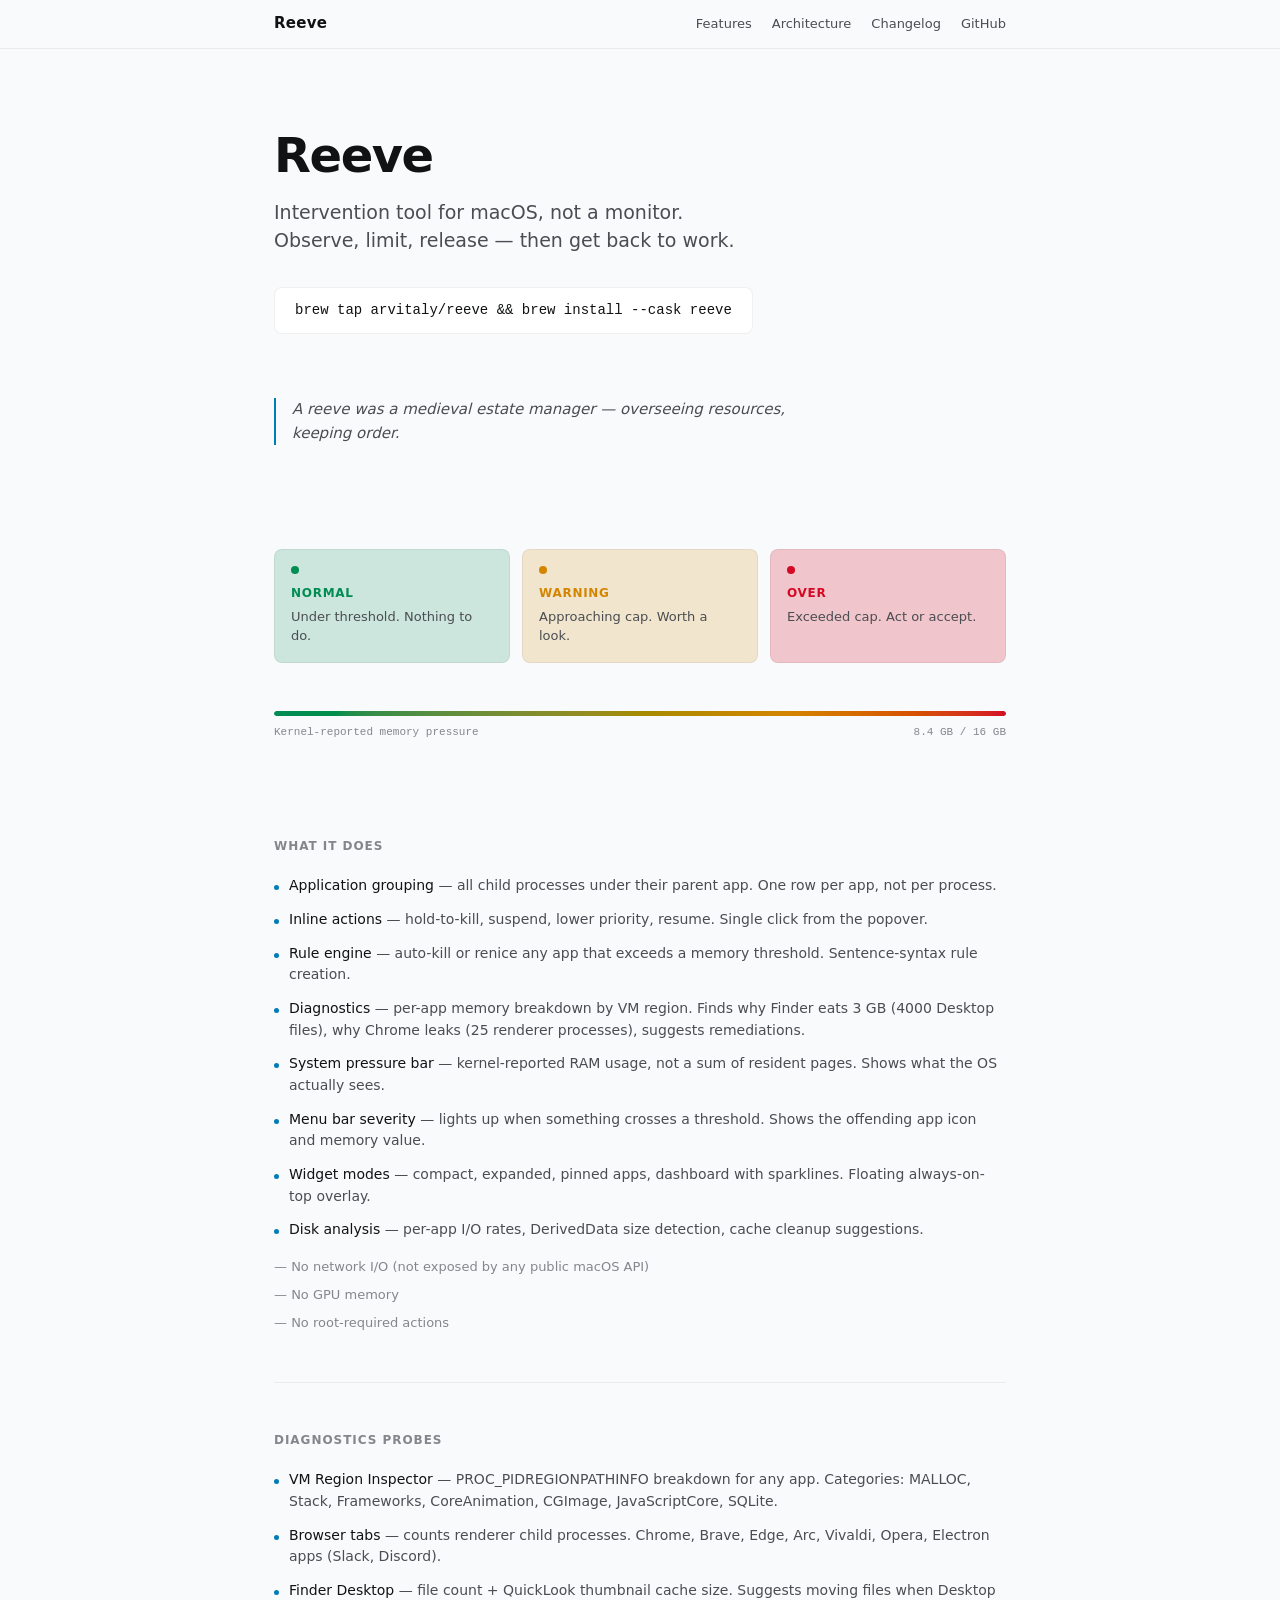
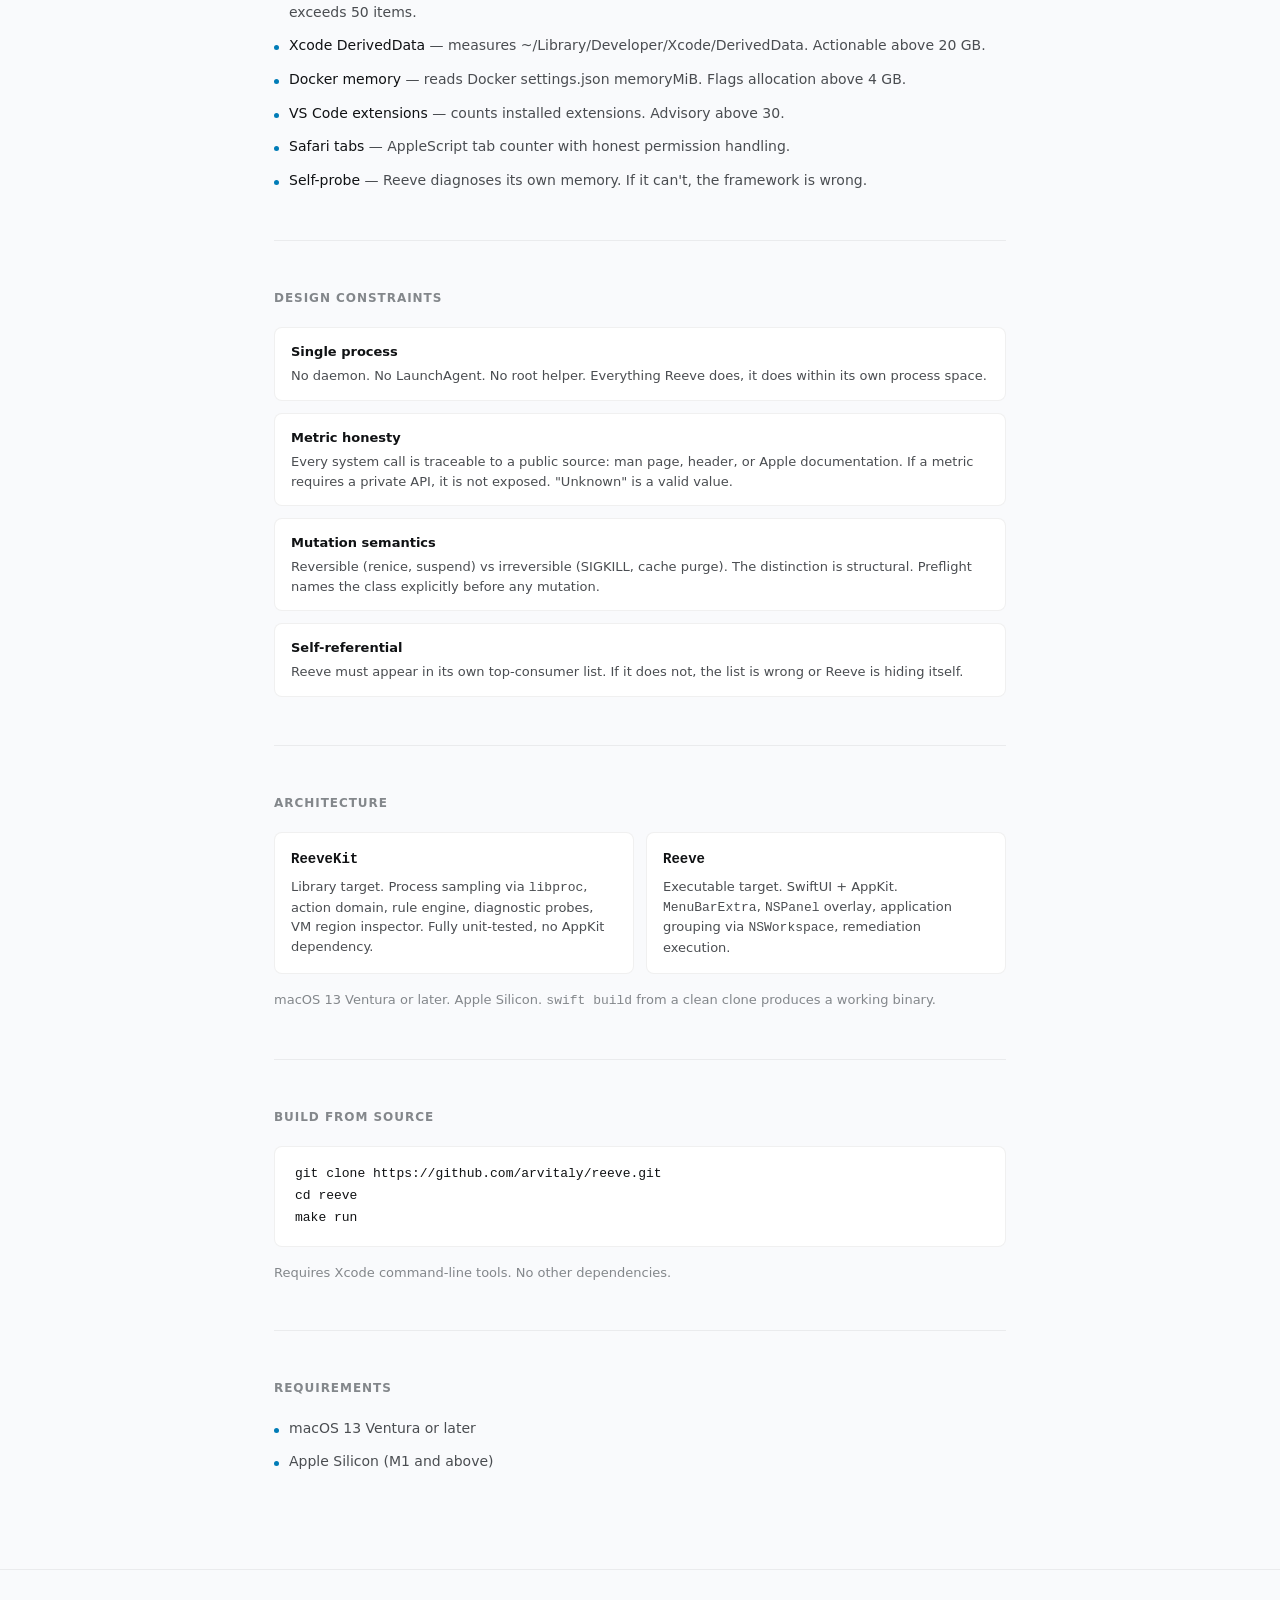
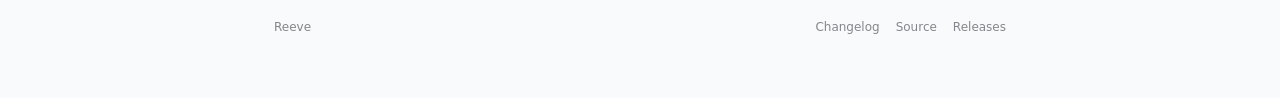
<file: docs/index.html>
<!DOCTYPE html>
<html lang="en">
<head>
  <meta charset="utf-8">
  <meta name="viewport" content="width=device-width, initial-scale=1">
  <title>Reeve — intervention tool for macOS</title>
  <meta name="description" content="Observe, limit, release. Reeve is a macOS resource manager that helps you act on memory hogs, not just watch them.">
  <link rel="stylesheet" href="styles.css">
</head>
<body>

<nav>
  <div class="container">
    <a class="logo" href="/">Reeve</a>
    <div class="links">
      <a href="#features">Features</a>
      <a href="#architecture">Architecture</a>
      <a href="changelog.html">Changelog</a>
      <a href="https://github.com/arvitaly/reeve">GitHub</a>
    </div>
  </div>
</nav>

<main class="container">

  <!-- Hero -->
  <section class="hero">
    <h1>Reeve</h1>
    <p class="tagline">
      Intervention tool for macOS, not a monitor.
      Observe, limit, release &mdash; then get back to work.
    </p>
    <div class="install-block">
      <span>brew tap arvitaly/reeve &amp;&amp; brew install --cask reeve</span>
    </div>
  </section>

  <!-- Etymology -->
  <section class="etymology">
    <blockquote>
      A reeve was a medieval estate manager &mdash; overseeing resources, keeping order.
    </blockquote>
  </section>

  <!-- Severity ramp -->
  <section>
    <div class="severity-ramp">
      <div class="severity-pip pip-ok">
        <div class="dot"></div>
        <div class="label">Normal</div>
        <div class="desc">Under threshold. Nothing to do.</div>
      </div>
      <div class="severity-pip pip-warn">
        <div class="dot"></div>
        <div class="label">Warning</div>
        <div class="desc">Approaching cap. Worth a look.</div>
      </div>
      <div class="severity-pip pip-over">
        <div class="dot"></div>
        <div class="label">Over</div>
        <div class="desc">Exceeded cap. Act or accept.</div>
      </div>
    </div>
  </section>

  <!-- Pressure bar -->
  <section class="pressure-demo">
    <div class="pressure-bar">
      <div class="pressure-fill"></div>
    </div>
    <div class="pressure-labels">
      <span>Kernel-reported memory pressure</span>
      <span>8.4 GB / 16 GB</span>
    </div>
  </section>

  <!-- Features -->
  <section id="features" class="panel">
    <h2>What it does</h2>
    <div class="features">
      <div class="feature">
        <div class="bullet"></div>
        <p><strong>Application grouping</strong> &mdash; all child processes under their parent app. One row per app, not per process.</p>
      </div>
      <div class="feature">
        <div class="bullet"></div>
        <p><strong>Inline actions</strong> &mdash; hold-to-kill, suspend, lower priority, resume. Single click from the popover.</p>
      </div>
      <div class="feature">
        <div class="bullet"></div>
        <p><strong>Rule engine</strong> &mdash; auto-kill or renice any app that exceeds a memory threshold. Sentence-syntax rule creation.</p>
      </div>
      <div class="feature">
        <div class="bullet"></div>
        <p><strong>Diagnostics</strong> &mdash; per-app memory breakdown by VM region. Finds why Finder eats 3 GB (4000 Desktop files), why Chrome leaks (25 renderer processes), suggests remediations.</p>
      </div>
      <div class="feature">
        <div class="bullet"></div>
        <p><strong>System pressure bar</strong> &mdash; kernel-reported RAM usage, not a sum of resident pages. Shows what the OS actually sees.</p>
      </div>
      <div class="feature">
        <div class="bullet"></div>
        <p><strong>Menu bar severity</strong> &mdash; lights up when something crosses a threshold. Shows the offending app icon and memory value.</p>
      </div>
      <div class="feature">
        <div class="bullet"></div>
        <p><strong>Widget modes</strong> &mdash; compact, expanded, pinned apps, dashboard with sparklines. Floating always-on-top overlay.</p>
      </div>
      <div class="feature">
        <div class="bullet"></div>
        <p><strong>Disk analysis</strong> &mdash; per-app I/O rates, DerivedData size detection, cache cleanup suggestions.</p>
      </div>
    </div>

    <div class="absent">
      <div class="item">No network I/O (not exposed by any public macOS API)</div>
      <div class="item">No GPU memory</div>
      <div class="item">No root-required actions</div>
    </div>
  </section>

  <!-- Diagnostics -->
  <section class="panel">
    <h2>Diagnostics probes</h2>
    <div class="features">
      <div class="feature">
        <div class="bullet"></div>
        <p><strong>VM Region Inspector</strong> &mdash; PROC_PIDREGIONPATHINFO breakdown for any app. Categories: MALLOC, Stack, Frameworks, CoreAnimation, CGImage, JavaScriptCore, SQLite.</p>
      </div>
      <div class="feature">
        <div class="bullet"></div>
        <p><strong>Browser tabs</strong> &mdash; counts renderer child processes. Chrome, Brave, Edge, Arc, Vivaldi, Opera, Electron apps (Slack, Discord).</p>
      </div>
      <div class="feature">
        <div class="bullet"></div>
        <p><strong>Finder Desktop</strong> &mdash; file count + QuickLook thumbnail cache size. Suggests moving files when Desktop exceeds 50 items.</p>
      </div>
      <div class="feature">
        <div class="bullet"></div>
        <p><strong>Xcode DerivedData</strong> &mdash; measures ~/Library/Developer/Xcode/DerivedData. Actionable above 20 GB.</p>
      </div>
      <div class="feature">
        <div class="bullet"></div>
        <p><strong>Docker memory</strong> &mdash; reads Docker settings.json memoryMiB. Flags allocation above 4 GB.</p>
      </div>
      <div class="feature">
        <div class="bullet"></div>
        <p><strong>VS Code extensions</strong> &mdash; counts installed extensions. Advisory above 30.</p>
      </div>
      <div class="feature">
        <div class="bullet"></div>
        <p><strong>Safari tabs</strong> &mdash; AppleScript tab counter with honest permission handling.</p>
      </div>
      <div class="feature">
        <div class="bullet"></div>
        <p><strong>Self-probe</strong> &mdash; Reeve diagnoses its own memory. If it can't, the framework is wrong.</p>
      </div>
    </div>
  </section>

  <!-- Constraints -->
  <section class="panel">
    <h2>Design constraints</h2>
    <div class="constraints">
      <div class="constraint">
        <div class="title">Single process</div>
        <div class="body">No daemon. No LaunchAgent. No root helper. Everything Reeve does, it does within its own process space.</div>
      </div>
      <div class="constraint">
        <div class="title">Metric honesty</div>
        <div class="body">Every system call is traceable to a public source: man page, header, or Apple documentation. If a metric requires a private API, it is not exposed. "Unknown" is a valid value.</div>
      </div>
      <div class="constraint">
        <div class="title">Mutation semantics</div>
        <div class="body">Reversible (renice, suspend) vs irreversible (SIGKILL, cache purge). The distinction is structural. Preflight names the class explicitly before any mutation.</div>
      </div>
      <div class="constraint">
        <div class="title">Self-referential</div>
        <div class="body">Reeve must appear in its own top-consumer list. If it does not, the list is wrong or Reeve is hiding itself.</div>
      </div>
    </div>
  </section>

  <!-- Architecture -->
  <section id="architecture" class="panel">
    <h2>Architecture</h2>
    <div class="arch-targets">
      <div class="arch-card">
        <h3>ReeveKit</h3>
        <p>Library target. Process sampling via <code>libproc</code>, action domain, rule engine, diagnostic probes, VM region inspector. Fully unit-tested, no AppKit dependency.</p>
      </div>
      <div class="arch-card">
        <h3>Reeve</h3>
        <p>Executable target. SwiftUI + AppKit. <code>MenuBarExtra</code>, <code>NSPanel</code> overlay, application grouping via <code>NSWorkspace</code>, remediation execution.</p>
      </div>
    </div>
    <p class="arch-note">
      macOS 13 Ventura or later. Apple Silicon.
      <code>swift build</code> from a clean clone produces a working binary.
    </p>
  </section>

  <!-- Build from source -->
  <section class="panel">
    <h2>Build from source</h2>
    <div class="source-block">
      <pre>git clone https://github.com/arvitaly/reeve.git
cd reeve
make run</pre>
    </div>
    <p class="arch-note">Requires Xcode command-line tools. No other dependencies.</p>
  </section>

  <!-- Requirements -->
  <section class="panel">
    <h2>Requirements</h2>
    <div class="features">
      <div class="feature">
        <div class="bullet"></div>
        <p>macOS 13 Ventura or later</p>
      </div>
      <div class="feature">
        <div class="bullet"></div>
        <p>Apple Silicon (M1 and above)</p>
      </div>
    </div>
  </section>

</main>

<footer>
  <div class="container">
    <span class="copy">Reeve</span>
    <div class="foot-links">
      <a href="changelog.html">Changelog</a>
      <a href="https://github.com/arvitaly/reeve">Source</a>
      <a href="https://github.com/arvitaly/reeve/releases">Releases</a>
    </div>
  </div>
</footer>

</body>
</html>
</file>
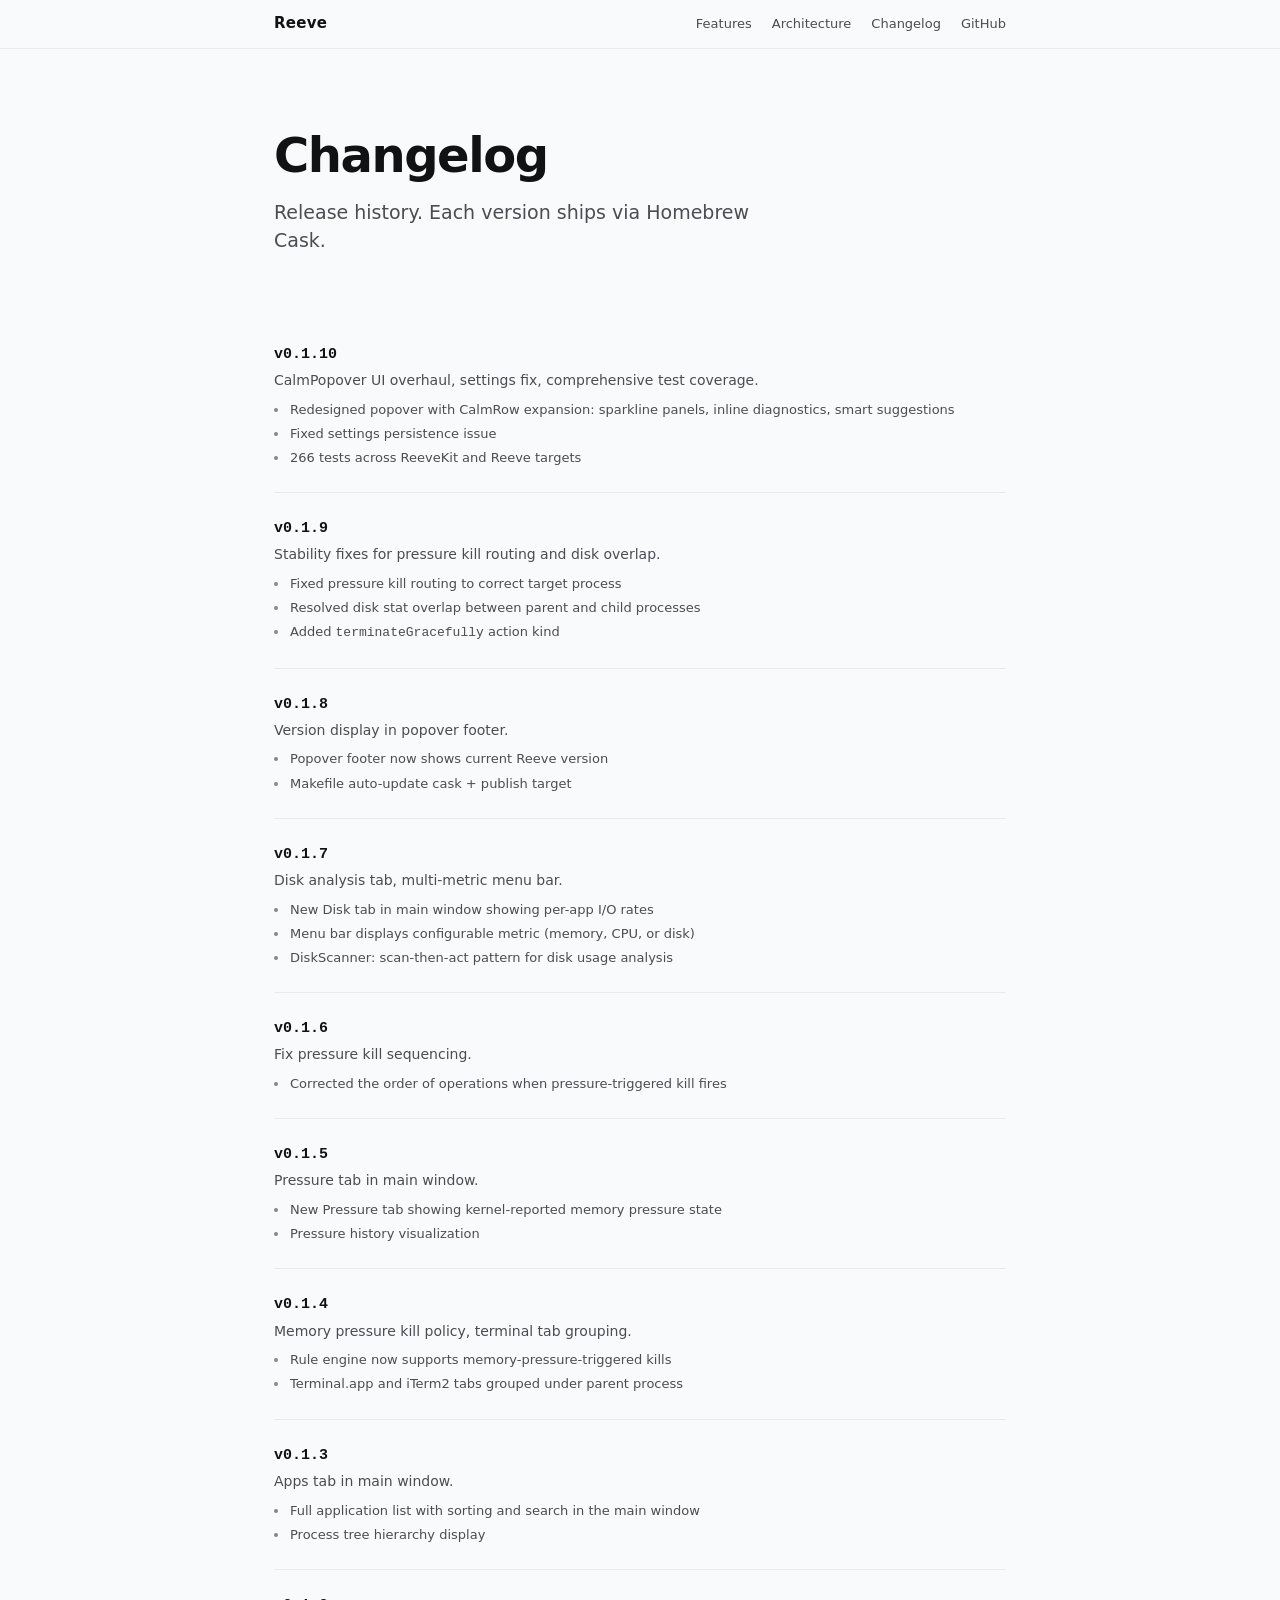
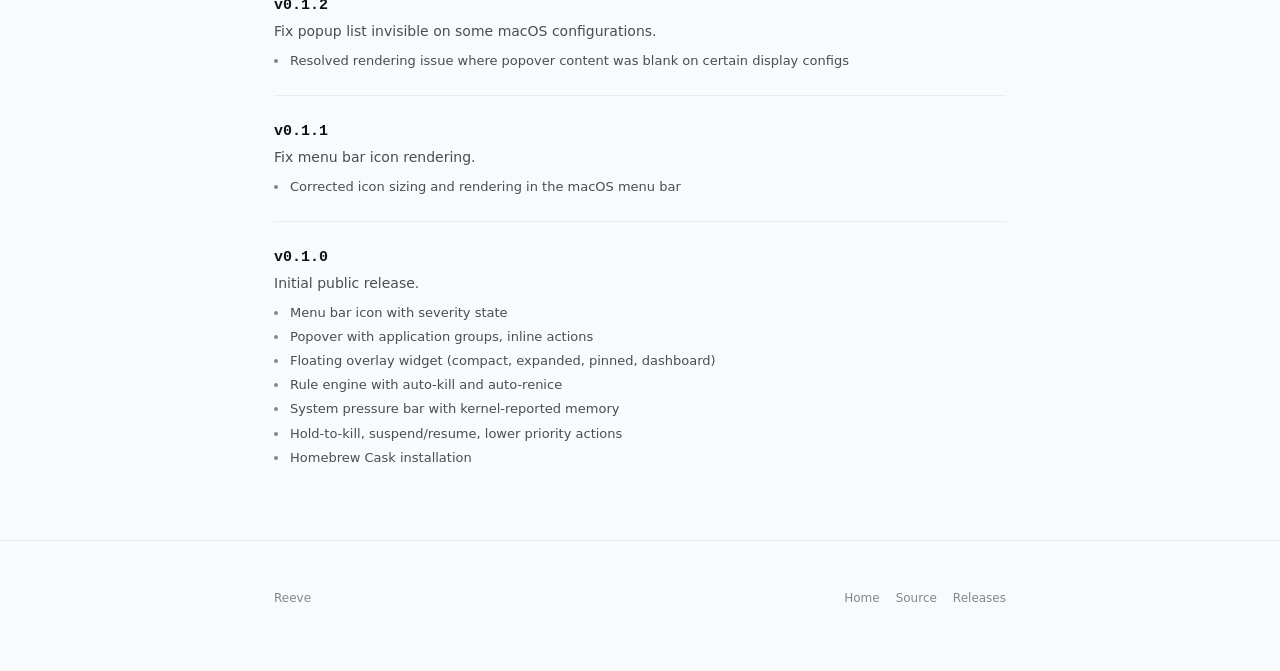
<file: docs/changelog.html>
<!DOCTYPE html>
<html lang="en">
<head>
  <meta charset="utf-8">
  <meta name="viewport" content="width=device-width, initial-scale=1">
  <title>Changelog — Reeve</title>
  <meta name="description" content="Release history for Reeve, macOS intervention tool.">
  <link rel="stylesheet" href="styles.css">
</head>
<body>

<nav>
  <div class="container">
    <a class="logo" href="index.html">Reeve</a>
    <div class="links">
      <a href="index.html#features">Features</a>
      <a href="index.html#architecture">Architecture</a>
      <a href="changelog.html">Changelog</a>
      <a href="https://github.com/arvitaly/reeve">GitHub</a>
    </div>
  </div>
</nav>

<main class="container">

  <section class="hero" style="padding-bottom: 32px;">
    <h1>Changelog</h1>
    <p class="tagline">Release history. Each version ships via Homebrew Cask.</p>
  </section>

  <section>

    <div class="changelog-entry">
      <div class="version">v0.1.10</div>
      <div class="summary">CalmPopover UI overhaul, settings fix, comprehensive test coverage.</div>
      <ul class="details">
        <li>Redesigned popover with CalmRow expansion: sparkline panels, inline diagnostics, smart suggestions</li>
        <li>Fixed settings persistence issue</li>
        <li>266 tests across ReeveKit and Reeve targets</li>
      </ul>
    </div>

    <div class="changelog-entry">
      <div class="version">v0.1.9</div>
      <div class="summary">Stability fixes for pressure kill routing and disk overlap.</div>
      <ul class="details">
        <li>Fixed pressure kill routing to correct target process</li>
        <li>Resolved disk stat overlap between parent and child processes</li>
        <li>Added <code>terminateGracefully</code> action kind</li>
      </ul>
    </div>

    <div class="changelog-entry">
      <div class="version">v0.1.8</div>
      <div class="summary">Version display in popover footer.</div>
      <ul class="details">
        <li>Popover footer now shows current Reeve version</li>
        <li>Makefile auto-update cask + publish target</li>
      </ul>
    </div>

    <div class="changelog-entry">
      <div class="version">v0.1.7</div>
      <div class="summary">Disk analysis tab, multi-metric menu bar.</div>
      <ul class="details">
        <li>New Disk tab in main window showing per-app I/O rates</li>
        <li>Menu bar displays configurable metric (memory, CPU, or disk)</li>
        <li>DiskScanner: scan-then-act pattern for disk usage analysis</li>
      </ul>
    </div>

    <div class="changelog-entry">
      <div class="version">v0.1.6</div>
      <div class="summary">Fix pressure kill sequencing.</div>
      <ul class="details">
        <li>Corrected the order of operations when pressure-triggered kill fires</li>
      </ul>
    </div>

    <div class="changelog-entry">
      <div class="version">v0.1.5</div>
      <div class="summary">Pressure tab in main window.</div>
      <ul class="details">
        <li>New Pressure tab showing kernel-reported memory pressure state</li>
        <li>Pressure history visualization</li>
      </ul>
    </div>

    <div class="changelog-entry">
      <div class="version">v0.1.4</div>
      <div class="summary">Memory pressure kill policy, terminal tab grouping.</div>
      <ul class="details">
        <li>Rule engine now supports memory-pressure-triggered kills</li>
        <li>Terminal.app and iTerm2 tabs grouped under parent process</li>
      </ul>
    </div>

    <div class="changelog-entry">
      <div class="version">v0.1.3</div>
      <div class="summary">Apps tab in main window.</div>
      <ul class="details">
        <li>Full application list with sorting and search in the main window</li>
        <li>Process tree hierarchy display</li>
      </ul>
    </div>

    <div class="changelog-entry">
      <div class="version">v0.1.2</div>
      <div class="summary">Fix popup list invisible on some macOS configurations.</div>
      <ul class="details">
        <li>Resolved rendering issue where popover content was blank on certain display configs</li>
      </ul>
    </div>

    <div class="changelog-entry">
      <div class="version">v0.1.1</div>
      <div class="summary">Fix menu bar icon rendering.</div>
      <ul class="details">
        <li>Corrected icon sizing and rendering in the macOS menu bar</li>
      </ul>
    </div>

    <div class="changelog-entry">
      <div class="version">v0.1.0</div>
      <div class="summary">Initial public release.</div>
      <ul class="details">
        <li>Menu bar icon with severity state</li>
        <li>Popover with application groups, inline actions</li>
        <li>Floating overlay widget (compact, expanded, pinned, dashboard)</li>
        <li>Rule engine with auto-kill and auto-renice</li>
        <li>System pressure bar with kernel-reported memory</li>
        <li>Hold-to-kill, suspend/resume, lower priority actions</li>
        <li>Homebrew Cask installation</li>
      </ul>
    </div>

  </section>

</main>

<footer>
  <div class="container">
    <span class="copy">Reeve</span>
    <div class="foot-links">
      <a href="index.html">Home</a>
      <a href="https://github.com/arvitaly/reeve">Source</a>
      <a href="https://github.com/arvitaly/reeve/releases">Releases</a>
    </div>
  </div>
</footer>

</body>
</html>
</file>
<file: docs/styles.css>
/* Reeve — design tokens from DesignSystem.swift, oklch native */

:root {
  --rv-accent:      oklch(0.74 0.13 230);
  --rv-accent-dim:  oklch(0.74 0.13 230 / 0.22);
  --rv-ok:          oklch(0.66 0.13 162);
  --rv-ok-glow:     oklch(0.66 0.13 162 / 0.22);
  --rv-warn:        oklch(0.78 0.15 75);
  --rv-warn-glow:   oklch(0.78 0.15 75 / 0.20);
  --rv-over:        oklch(0.66 0.21 25);
  --rv-over-glow:   oklch(0.66 0.21 25 / 0.28);
  --rv-bg:          oklch(0.205 0.008 255);
  --rv-bg-elev:     oklch(0.245 0.009 255);
  --rv-text:        oklch(0.96 0.005 250);
  --rv-text-dim:    oklch(0.74 0.008 250);
  --rv-text-faint:  oklch(0.54 0.008 250);
  --rv-hairline:    oklch(1 0 0 / 0.07);
  --rv-pill:        oklch(1 0 0 / 0.08);

  --rv-cat-browser:  oklch(0.74 0.13 230);
  --rv-cat-dev:      oklch(0.74 0.14 290);
  --rv-cat-comm:     oklch(0.78 0.14 340);
  --rv-cat-system:   oklch(0.66 0.02 250);

  --font-ui: system-ui, -apple-system, "SF Pro Text", "Helvetica Neue", sans-serif;
  --font-mono: ui-monospace, "SF Mono", "Menlo", "Consolas", monospace;
  --radius: 8px;
  --radius-sm: 5px;
}

@media (prefers-color-scheme: light) {
  :root {
    --rv-accent:      oklch(0.55 0.14 235);
    --rv-accent-dim:  oklch(0.55 0.14 235 / 0.16);
    --rv-ok:          oklch(0.55 0.16 162);
    --rv-ok-glow:     oklch(0.55 0.16 162 / 0.18);
    --rv-warn:        oklch(0.68 0.17 75);
    --rv-warn-glow:   oklch(0.68 0.17 75 / 0.18);
    --rv-over:        oklch(0.55 0.22 25);
    --rv-over-glow:   oklch(0.55 0.22 25 / 0.22);
    --rv-bg:          oklch(0.985 0.003 250);
    --rv-bg-elev:     oklch(1 0 0);
    --rv-text:        oklch(0.18 0.005 250);
    --rv-text-dim:    oklch(0.42 0.008 250);
    --rv-text-faint:  oklch(0.62 0.008 250);
    --rv-hairline:    oklch(0 0 0 / 0.06);
    --rv-pill:        oklch(0 0 0 / 0.05);

    --rv-cat-browser:  oklch(0.55 0.14 230);
    --rv-cat-dev:      oklch(0.52 0.16 290);
    --rv-cat-comm:     oklch(0.58 0.16 340);
    --rv-cat-system:   oklch(0.55 0.02 250);
  }
}

/* Reset + base */

*, *::before, *::after { box-sizing: border-box; margin: 0; padding: 0; }

html {
  scroll-behavior: smooth;
  color-scheme: dark light;
}

body {
  font-family: var(--font-ui);
  background: var(--rv-bg);
  color: var(--rv-text);
  line-height: 1.55;
  font-size: 15px;
  -webkit-font-smoothing: antialiased;
  -moz-osx-font-smoothing: grayscale;
}

a {
  color: var(--rv-accent);
  text-decoration: none;
  transition: opacity 0.15s;
}
a:hover { opacity: 0.8; }

code, pre {
  font-family: var(--font-mono);
  font-size: 13px;
}

/* Layout */

.container {
  max-width: 780px;
  margin: 0 auto;
  padding: 0 24px;
}

/* Nav */

nav {
  position: sticky;
  top: 0;
  z-index: 10;
  background: var(--rv-bg);
  border-bottom: 1px solid var(--rv-hairline);
  backdrop-filter: blur(12px);
  -webkit-backdrop-filter: blur(12px);
}

nav .container {
  display: flex;
  align-items: center;
  gap: 24px;
  height: 48px;
}

nav .logo {
  font-weight: 600;
  font-size: 15px;
  color: var(--rv-text);
  letter-spacing: 0.02em;
}

nav .links {
  display: flex;
  gap: 20px;
  margin-left: auto;
  font-size: 13px;
}

nav .links a { color: var(--rv-text-dim); }
nav .links a:hover { color: var(--rv-text); opacity: 1; }

/* Hero */

.hero {
  padding: 80px 0 64px;
}

.hero h1 {
  font-size: 48px;
  font-weight: 700;
  letter-spacing: -0.03em;
  line-height: 1.1;
  margin-bottom: 16px;
}

.hero .tagline {
  font-size: 19px;
  color: var(--rv-text-dim);
  max-width: 480px;
  line-height: 1.5;
  margin-bottom: 32px;
}

.hero .install-block {
  display: inline-flex;
  align-items: center;
  gap: 12px;
  background: var(--rv-bg-elev);
  border: 1px solid var(--rv-hairline);
  border-radius: var(--radius);
  padding: 12px 20px;
  font-family: var(--font-mono);
  font-size: 14px;
  color: var(--rv-text);
  cursor: default;
  user-select: all;
}

.hero .install-label {
  font-family: var(--font-ui);
  font-size: 12px;
  font-weight: 500;
  color: var(--rv-text-faint);
  text-transform: uppercase;
  letter-spacing: 0.06em;
}

/* Etymology */

.etymology {
  padding: 0 0 56px;
}

.etymology blockquote {
  font-size: 15px;
  font-style: italic;
  color: var(--rv-text-dim);
  border-left: 2px solid var(--rv-accent);
  padding-left: 16px;
  max-width: 520px;
}

/* Severity ramp */

.severity-ramp {
  display: flex;
  gap: 12px;
  padding: 48px 0;
}

.severity-pip {
  flex: 1;
  padding: 16px;
  border-radius: var(--radius);
  border: 1px solid var(--rv-hairline);
}

.severity-pip .dot {
  width: 8px;
  height: 8px;
  border-radius: 50%;
  margin-bottom: 10px;
}

.severity-pip .label {
  font-size: 12px;
  font-weight: 600;
  text-transform: uppercase;
  letter-spacing: 0.06em;
  margin-bottom: 4px;
}

.severity-pip .desc {
  font-size: 13px;
  color: var(--rv-text-dim);
  line-height: 1.5;
}

.pip-ok .dot   { background: var(--rv-ok); }
.pip-ok        { background: var(--rv-ok-glow); }
.pip-ok .label { color: var(--rv-ok); }

.pip-warn .dot   { background: var(--rv-warn); }
.pip-warn        { background: var(--rv-warn-glow); }
.pip-warn .label { color: var(--rv-warn); }

.pip-over .dot   { background: var(--rv-over); }
.pip-over        { background: var(--rv-over-glow); }
.pip-over .label { color: var(--rv-over); }

/* Pressure bar demo */

.pressure-demo {
  padding: 0 0 48px;
}

.pressure-bar {
  height: 5px;
  border-radius: 3px;
  background: var(--rv-pill);
  overflow: hidden;
  margin-bottom: 8px;
}

.pressure-fill {
  height: 100%;
  border-radius: 3px;
  background: linear-gradient(90deg, var(--rv-ok), var(--rv-warn) 70%, var(--rv-over));
  animation: pressure-breathe 4s ease-in-out infinite;
}

@keyframes pressure-breathe {
  0%, 100% { width: 55%; }
  50%      { width: 72%; }
}

.pressure-labels {
  display: flex;
  justify-content: space-between;
  font-family: var(--font-mono);
  font-size: 11px;
  color: var(--rv-text-faint);
}

/* Section */

section.panel {
  padding: 48px 0;
}

section.panel + section.panel {
  border-top: 1px solid var(--rv-hairline);
}

section.panel h2 {
  font-size: 12px;
  font-weight: 600;
  text-transform: uppercase;
  letter-spacing: 0.08em;
  color: var(--rv-text-faint);
  margin-bottom: 20px;
}

/* Feature list */

.features {
  display: grid;
  gap: 12px;
}

.feature {
  display: flex;
  align-items: baseline;
  gap: 10px;
}

.feature .bullet {
  width: 5px;
  height: 5px;
  border-radius: 50%;
  background: var(--rv-accent);
  flex-shrink: 0;
  margin-top: 7px;
}

.feature p {
  font-size: 14px;
  color: var(--rv-text-dim);
  line-height: 1.55;
}

.feature strong {
  color: var(--rv-text);
  font-weight: 500;
}

/* Absent list — what it doesn't do */

.absent {
  display: grid;
  gap: 8px;
  margin-top: 16px;
}

.absent .item {
  font-size: 13px;
  color: var(--rv-text-faint);
}

.absent .item::before {
  content: "\2014\00a0";
}

/* Architecture */

.arch-targets {
  display: grid;
  grid-template-columns: 1fr 1fr;
  gap: 12px;
}

.arch-card {
  padding: 16px;
  border-radius: var(--radius);
  background: var(--rv-bg-elev);
  border: 1px solid var(--rv-hairline);
}

.arch-card h3 {
  font-family: var(--font-mono);
  font-size: 14px;
  font-weight: 600;
  margin-bottom: 6px;
}

.arch-card p {
  font-size: 13px;
  color: var(--rv-text-dim);
  line-height: 1.5;
}

.arch-note {
  margin-top: 16px;
  font-size: 13px;
  color: var(--rv-text-faint);
  line-height: 1.5;
}

/* Build from source */

.source-block {
  background: var(--rv-bg-elev);
  border: 1px solid var(--rv-hairline);
  border-radius: var(--radius);
  padding: 16px 20px;
  overflow-x: auto;
}

.source-block pre {
  color: var(--rv-text);
  line-height: 1.7;
}

.source-block .comment { color: var(--rv-text-faint); }

/* Constraints */

.constraints {
  display: grid;
  gap: 12px;
}

.constraint {
  padding: 14px 16px;
  border-radius: var(--radius);
  background: var(--rv-bg-elev);
  border: 1px solid var(--rv-hairline);
}

.constraint .title {
  font-size: 13px;
  font-weight: 600;
  margin-bottom: 4px;
}

.constraint .body {
  font-size: 13px;
  color: var(--rv-text-dim);
  line-height: 1.5;
}

/* Footer */

footer {
  padding: 48px 0 64px;
  border-top: 1px solid var(--rv-hairline);
  margin-top: 48px;
}

footer .container {
  display: flex;
  justify-content: space-between;
  align-items: center;
}

footer .copy {
  font-size: 12px;
  color: var(--rv-text-faint);
}

footer .foot-links {
  display: flex;
  gap: 16px;
  font-size: 12px;
}

footer .foot-links a { color: var(--rv-text-faint); }
footer .foot-links a:hover { color: var(--rv-text); }

/* Changelog */

.changelog-entry {
  padding: 24px 0;
}

.changelog-entry + .changelog-entry {
  border-top: 1px solid var(--rv-hairline);
}

.changelog-entry .version {
  font-family: var(--font-mono);
  font-size: 15px;
  font-weight: 600;
  margin-bottom: 4px;
}

.changelog-entry .summary {
  font-size: 14px;
  color: var(--rv-text-dim);
  line-height: 1.55;
}

.changelog-entry .details {
  margin-top: 8px;
  display: grid;
  gap: 4px;
}

.changelog-entry .details li {
  list-style: none;
  font-size: 13px;
  color: var(--rv-text-dim);
  padding-left: 16px;
  position: relative;
}

.changelog-entry .details li::before {
  content: "";
  position: absolute;
  left: 0;
  top: 8px;
  width: 4px;
  height: 4px;
  border-radius: 50%;
  background: var(--rv-text-faint);
}

/* Chip — reusable tag component matching ActionChip in the app */

.chip {
  display: inline-flex;
  align-items: center;
  gap: 6px;
  padding: 4px 10px;
  border-radius: var(--radius-sm);
  font-size: 11px;
  font-weight: 500;
  white-space: nowrap;
}

.chip-accent {
  background: var(--rv-accent-dim);
  color: var(--rv-accent);
}

.chip-system {
  background: var(--rv-pill);
  color: var(--rv-text-dim);
}

/* Responsive */

@media (max-width: 600px) {
  .hero h1 { font-size: 36px; }
  .hero .tagline { font-size: 16px; }
  .severity-ramp { flex-direction: column; }
  .arch-targets { grid-template-columns: 1fr; }
  nav .container { gap: 16px; }
  nav .links { gap: 14px; }
}
</file>
